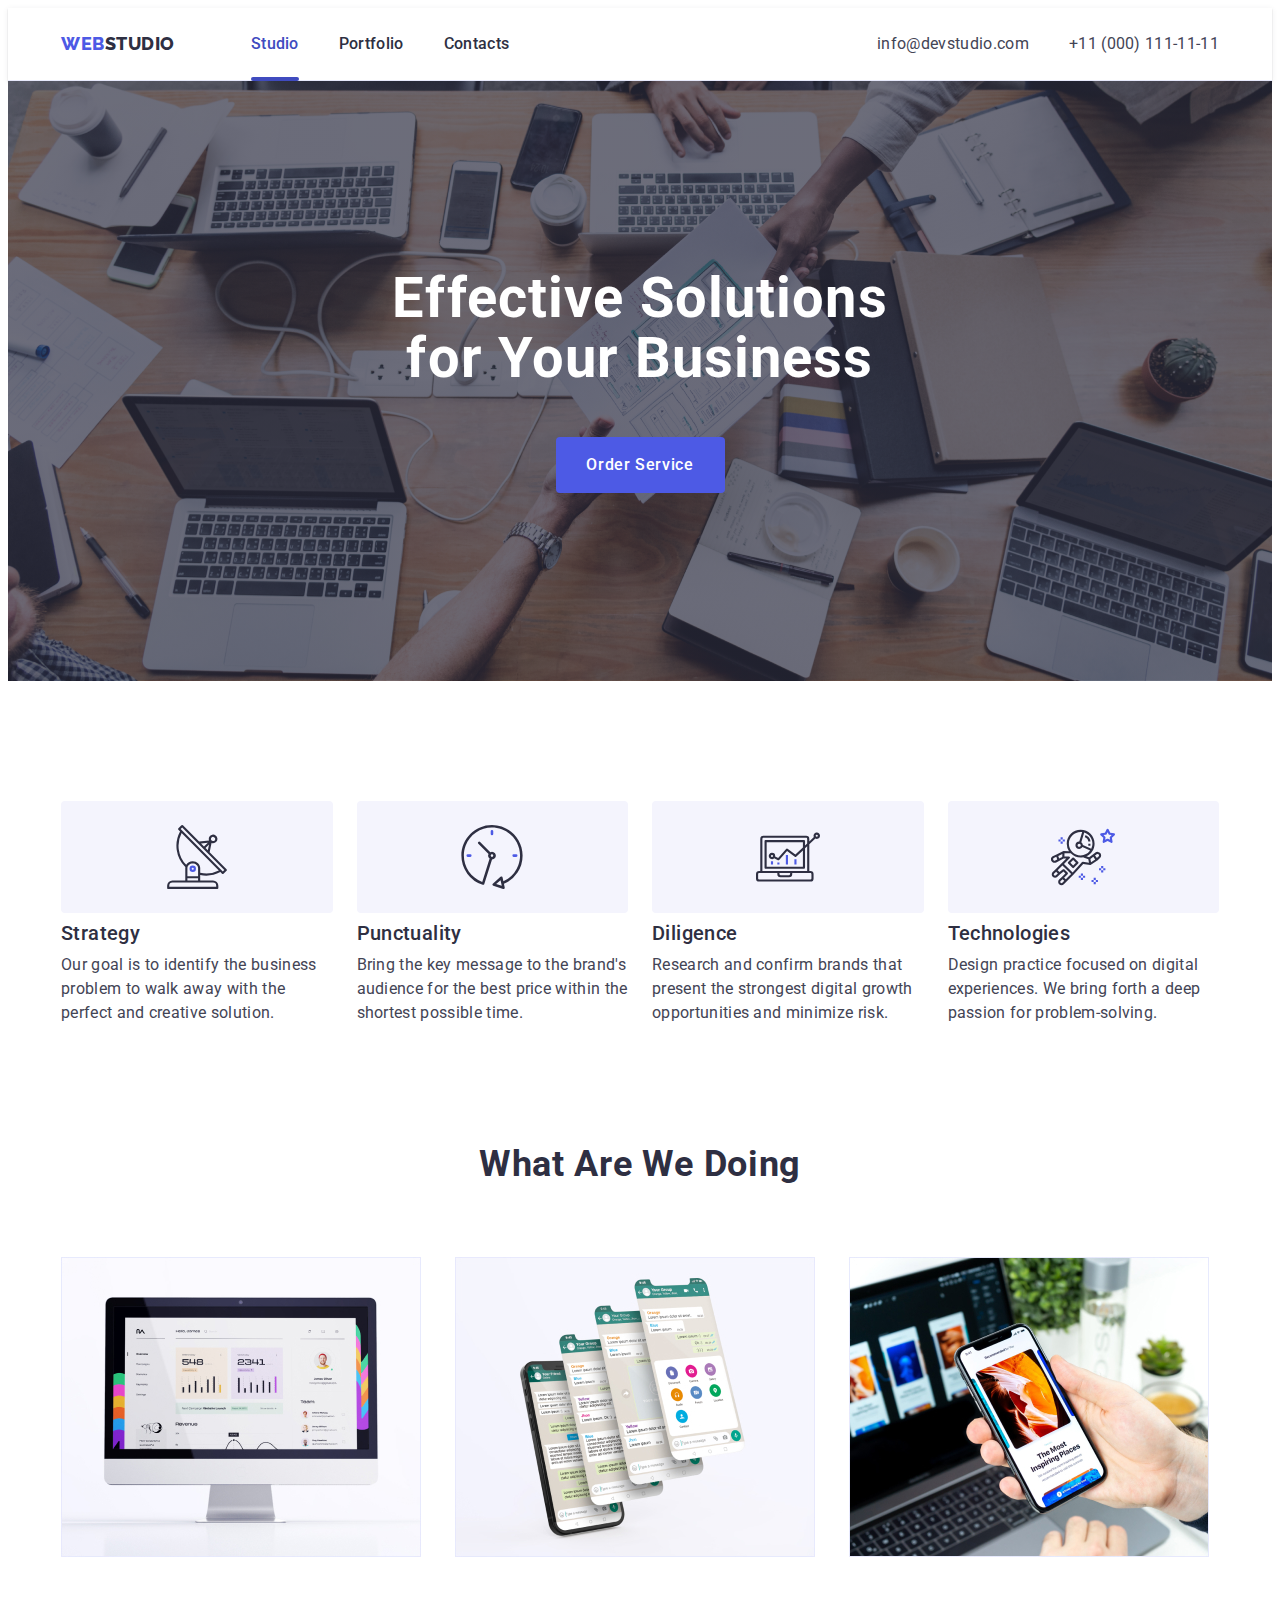
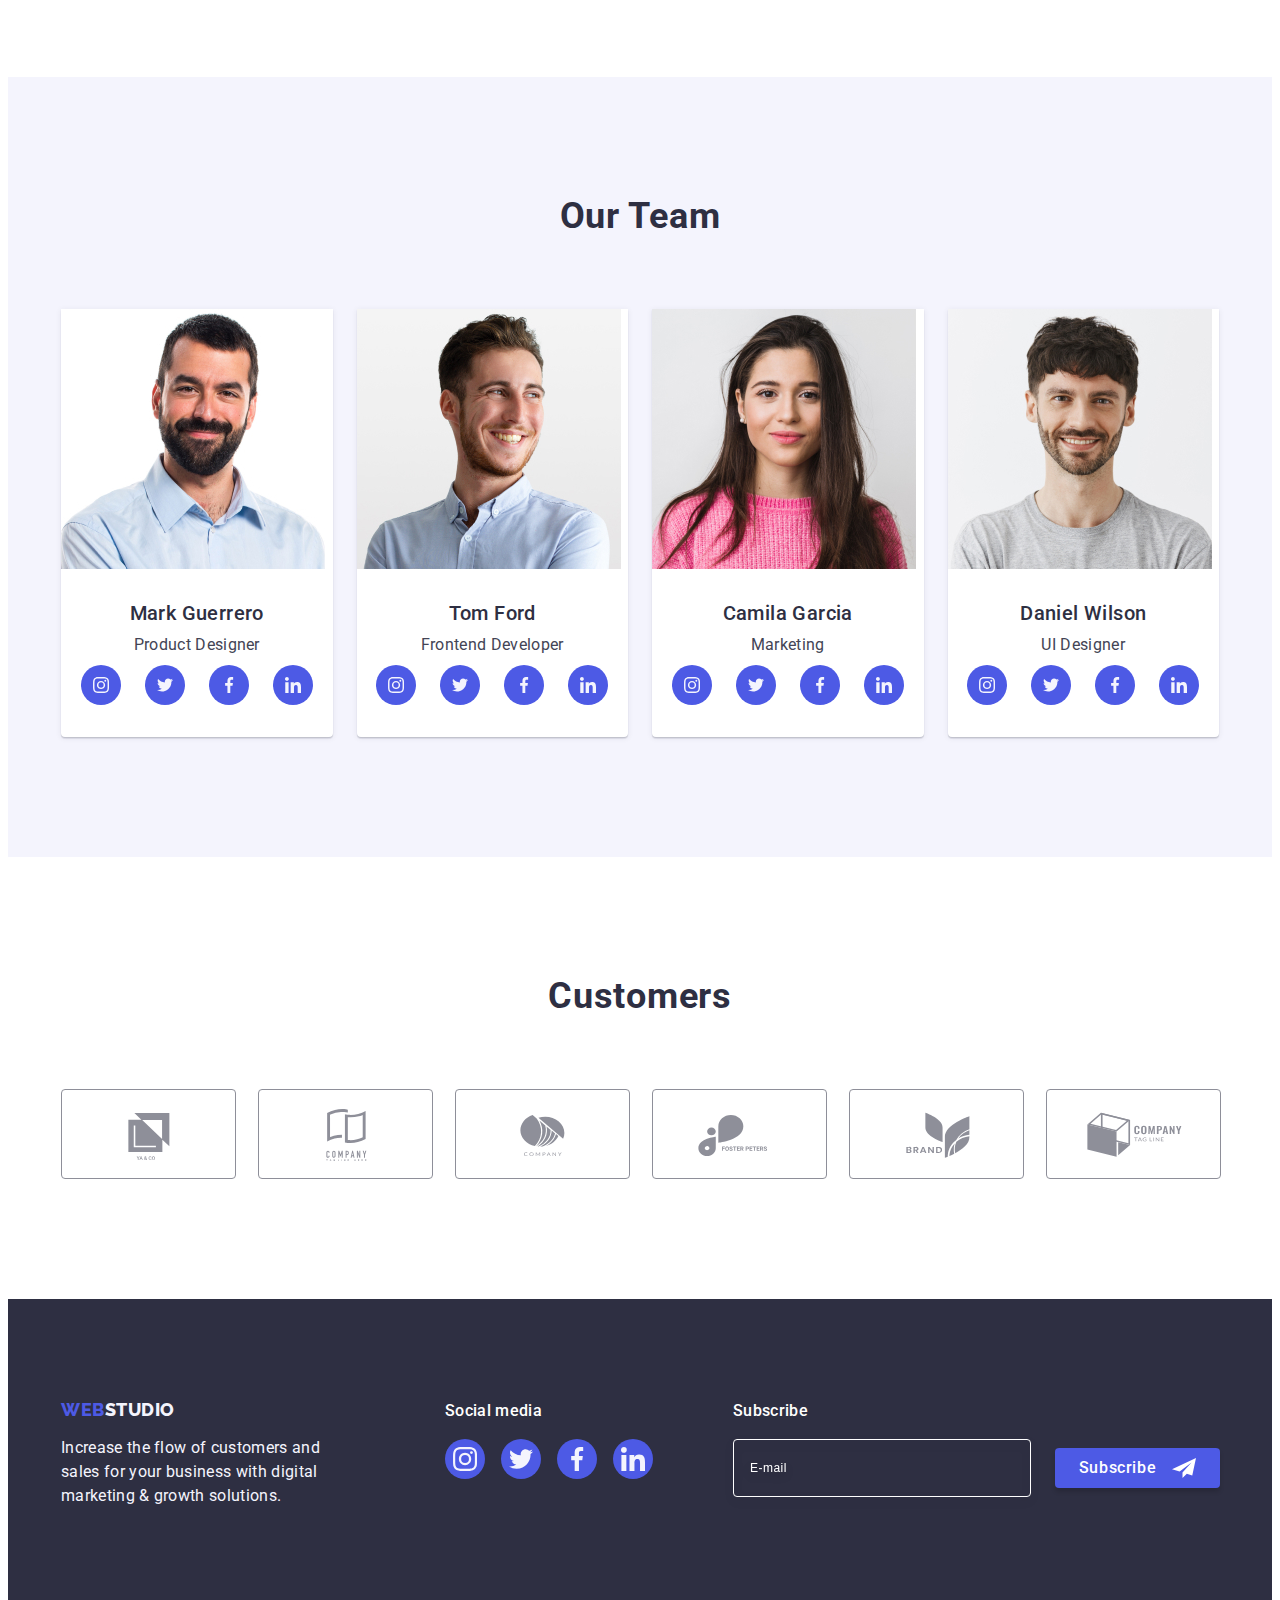
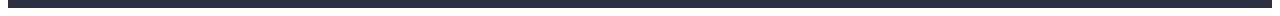
<file: index.html>
<!DOCTYPE html>
<html lang="en">
<head>
    <meta charset="UTF-8">
    <meta http-equiv="X-UA-Compatible" content="IE=edge">
    <meta name="viewport" content="width=device-width, initial-scale=1.0">
    <title>WebStudio</title>
    <link rel="stylesheet" href="https://cdnjs.cloudflare.com/ajax/libs/modern-normalize/2.0.0/modern-normalize.min.css" integrity="sha512-4xo8blKMVCiXpTaLzQSLSw3KFOVPWhm/TRtuPVc4WG6kUgjH6J03IBuG7JZPkcWMxJ5huwaBpOpnwYElP/m6wg==" crossorigin="anonymous" referrerpolicy="no-referrer" />
    <link rel="stylesheet" href="./css/styles.css">
    <link rel="preconnect" href="https://fonts.googleapis.com">
    <link rel="preconnect" href="https://fonts.gstatic.com" crossorigin>
    <link href="https://fonts.googleapis.com/css2?family=Raleway:wght@800&family=Roboto:wght@400;500;700;900&display=swap" rel="stylesheet">
</head>
<body>
    
    <header class="header">
        <div class="container header-container">
            <nav class="header-nav nav-container">
                <a href="./index.html" class="header-logo  link">Web<span class="logo-color">Studio</span></a>
                <ul class="header-list list">
                    <li class="header-item"><a href="./index.html" class="header-link link current">Studio</a></li>
                    <li class="header-item"><a href="./portfolio.html" class="header-link link">Portfolio</a></li>
                    <li class="header-item"><a href="" class="header-link link">Contacts</a></li>
                </ul>
            </nav>

            <address class="header-address">
            <ul class="header-address-list list">
                <li><a href="mailto:info@devstudio.com" class="header-address-item  link">info@devstudio.com</a></li>
                <li><a href="tel:+110001111111"  class="header-address-item  link">+11 (000) 111-11-11</a></li>
            </ul>
            </address>
        </div>
    </header>

    <main>

        <section class="hero">
            <div class="container">
                <h1 class="hero-title">Effective Solutions for Your Business</h1>
                <button type="button" class="hero-btn" data-modal-open>Order Service</button>
            </div>
        </section>

        <section class="advantages">
            <div class="container">
                <h2 class="visually-hidden">h2 hidden</h2>
                <ul class="advantages-list list">
                    <li class="advantages-item">
                     <div class="advantages-box">
                        <svg class="advantages-icon" width="64" height="64">
                            <use href="./images/icons.svg#icon-antenna"></use>
                        </svg>
                     </div>
                     <h3 class="advantages-title">Strategy</h3>
                     <p class="advantages-description">Our goal is to identify the business problem to walk away with the perfect and creative solution.</p>
                    </li>
                    <li class="advantages-item">
                     <div class="advantages-box">
                        <svg class="advantages-icon" width="64" height="64">
                            <use href="./images/icons.svg#icon-clock"></use>
                        </svg>
                     </div>
                     <h3 class="advantages-title">Punctuality</h3>
                     <p class="advantages-description">Bring the key message to the brand's audience for the best price within the shortest possible time.</p>
                    </li>
                    <li class="advantages-item">
                     <div class="advantages-box">
                        <svg class="advantages-icon" width="64" height="64">
                            <use href="./images/icons.svg#icon-diagram"></use>
                        </svg>
                     </div>
                     <h3 class="advantages-title">Diligence</h3>
                     <p class="advantages-description">Research and confirm brands that present the strongest digital growth opportunities and minimize risk.</p>
                    </li>
                    <li class="advantages-item">
                     <div class="advantages-box">
                        <svg class="advantages-icon" width="64" height="64">
                            <use href="./images/icons.svg#icon-astronaut"></use>
                        </svg>
                     </div>
                     <h3 class="advantages-title">Technologies</h3>
                     <p class="advantages-description">Design practice focused on digital experiences. We bring forth a deep passion for problem-solving.</p>
                    </li>
                </ul>
            </div>
        </section>

        <section class="projects">
            <div class="container">
                <h2 class="projects-title">What are we doing</h2>
                <ul class="projects-list list">
                <li class="projects-item"><img src="./images/img-2.jpg" alt="Our project 1" width="360" height="300"></li>
                <li class="projects-item"><img src="./images/img-1.jpg" alt="Our project 2" width="360" height="300"></li>
                <li class="projects-item"><img src="./images/img-3.jpg" alt="Our project 3" width="360" height="300"></li>
                </ul>
            </div>
        </section>

        <section class="team">
            <div class="container">
                <h2 class="team-title">Our Team</h2>
                <ul class="team-list list">
                <li class="team-item">
                     <img src="./images/img-person-1.jpg" alt="person 1" width="264" height="260">
                     <div class="team-content">
                        <h3 class="team-name">Mark Guerrero</h3>
                        <p class="team-position">Product Designer</p> 
                            <ul class="team-social-list list">
                                <li class="team-social-item">
                                    <a href="#" class="team-link link" target="_blank">
                                        <svg class="team-icon" width="16" height="16">        
                                            <use href="./images/icons.svg#icon-instagram"></use>
                                        </svg>
                                    </a>
                                </li>
                                <li class="team-social-item">
                                    <a href="#" class="team-link link" target="_blank">
                                        <svg class="team-icon" width="16" height="16">
                                            <use href="./images/icons.svg#icon-twitter"></use>
                                        </svg>
                                    </a>
                                </li>
                                <li class="team-social-item">
                                    <a href="#" class="team-link link" target="_blank">
                                        <svg class="team-icon" width="16" height="16">
                                            <use href="./images/icons.svg#icon-facebook"></use>
                                        </svg>
                                    </a>
                                </li>
                                <li class="team-social-item">
                                    <a href="#" class="team-link link" target="_blank">
                                        <svg class="team-icon" width="16" height="16">
                                            <use href="./images/icons.svg#icon-linkedin"></use>
                                        </svg>
                                    </a>
                                </li>
                            </ul>
                     </div>  
                </li>
                <li class="team-item">
                     <img src="./images/img-person-2.jpg" alt="person 2" width="264" height="260">
                     <div class="team-content">
                        <h3 class="team-name">Tom Ford</h3>
                        <p class="team-position">Frontend Developer</p>
                            <ul class="team-social-list list">
                                <li class="team-social-item">
                                    <a href="#" class="team-link link" target="_blank">
                                        <svg class="team-icon" width="16" height="16">
                                            <use href="./images/icons.svg#icon-instagram"></use>
                                        </svg>
                                    </a>
                                </li>
                                <li class="team-social-item">
                                    <a href="#" class="team-link link" target="_blank">
                                        <svg class="team-icon" width="16" height="16">
                                            <use href="./images/icons.svg#icon-twitter"></use>
                                        </svg>
                                    </a>
                                </li>
                                <li class="team-social-item">
                                    <a href="#" class="team-link link" target="_blank">
                                        <svg class="team-icon" width="16" height="16">
                                            <use href="./images/icons.svg#icon-facebook"></use>
                                        </svg>
                                    </a>
                                </li>
                                <li class="team-social-item">
                                    <a href="#" class="team-link link" target="_blank">
                                        <svg class="team-icon" width="16" height="16">
                                            <use href="./images/icons.svg#icon-linkedin"></use>
                                        </svg>
                                    </a>
                                </li>
                            </ul>
                     </div>
                </li>
                <li class="team-item">
                     <img src="./images/img-person-3.jpg" alt="person 3" width="264" height="260">
                     <div class="team-content">
                        <h3 class="team-name">Camila Garcia</h3>
                        <p class="team-position">Marketing</p>
                            <ul class="team-social-list list">
                                <li class="team-social-item">
                                    <a href="#" class="team-link link" target="_blank">
                                        <svg class="team-icon" width="16" height="16">
                                            <use href="./images/icons.svg#icon-instagram"></use>
                                        </svg>
                                    </a>
                                </li>
                                <li class="team-social-item">
                                    <a href="#" class="team-link link" target="_blank">
                                        <svg class="team-icon" width="16" height="16">
                                            <use href="./images/icons.svg#icon-twitter"></use>
                                        </svg>
                                    </a>
                                </li>
                                <li class="team-social-item">
                                    <a href="#" class="team-link link" target="_blank">
                                        <svg class="team-icon" width="16" height="16">
                                            <use href="./images/icons.svg#icon-facebook"></use>
                                        </svg>
                                    </a>
                                </li>
                                <li class="team-social-item">
                                    <a href="#" class="team-link link" target="_blank">
                                        <svg class="team-icon" width="16" height="16">
                                            <use href="./images/icons.svg#icon-linkedin"></use>
                                        </svg>
                                    </a>
                                </li>
                            </ul>
                     </div>
                </li>
                <li class="team-item">
                     <img src="./images/img-person-4.jpg" alt="person 4" width="264" height="260">
                     <div class="team-content">
                        <h3 class="team-name">Daniel Wilson</h3>
                        <p class="team-position">UI Designer</p>
                            <ul class="team-social-list list">
                                <li class="team-social-item">
                                    <a href="#" class="team-link link" target="_blank">
                                        <svg class="team-icon" width="16" height="16">
                                            <use href="./images/icons.svg#icon-instagram"></use>
                                        </svg>
                                    </a>
                                </li>
                                <li class="team-social-item">
                                    <a href="#" class="team-link link" target="_blank">
                                        <svg class="team-icon" width="16" height="16">
                                            <use href="./images/icons.svg#icon-twitter"></use>
                                        </svg>
                                    </a>
                                </li>
                                <li class="team-social-item">
                                    <a href="#" class="team-link link" target="_blank">
                                        <svg class="team-icon" width="16" height="16">
                                            <use href="./images/icons.svg#icon-facebook"></use>
                                        </svg>
                                    </a>
                                </li>
                                <li class="team-social-item">
                                    <a href="#" class="team-link link" target="_blank">
                                        <svg class="team-icon" width="16" height="16">
                                            <use href="./images/icons.svg#icon-linkedin"></use>
                                        </svg>
                                    </a>
                                </li>
                            </ul>
                     </div>
                </li>
                </ul>
            </div>
        </section>

        <section class="customers">
            <div class="container">
                <h2 class="customers-title">Customers</h2>
                <ul class="customers-list list">
                    <li class="customers-item">
                            <a href="" class="customers-link link" target="_blank">
                                <svg class="customers-icon" width="104" height="56">
                                    <use href="./images/icons.svg#icon-customers-1"></use>
                                </svg>
                            </a>
                    </li>
                    <li class="customers-item">
                            <a href="" class="customers-link link" target="_blank">
                                <svg class="customers-icon" width="104" height="56">
                                    <use href="./images/icons.svg#icon-customers-2"></use>
                                </svg>
                            </a>
                    </li>
                    <li class="customers-item">
                            <a href="" class="customers-link link" target="_blank">
                                <svg class="customers-icon" width="104" height="56">
                                    <use href="./images/icons.svg#icon-customers-3"></use>
                                </svg>
                            </a>
                    </li>
                    <li class="customers-item">
                            <a href="" class="customers-link link" target="_blank">
                                <svg class="customers-icon" width="104" height="56">
                                    <use href="./images/icons.svg#icon-customers-4"></use>
                                </svg>
                            </a>
                    </li>
                    <li class="customers-item">
                            <a href="" class="customers-link link" target="_blank">
                                <svg class="customers-icon" width="104" height="56">
                                    <use href="./images/icons.svg#icon-customers-5"></use>
                                </svg>
                            </a>
                    </li>
                    <li class="customers-item">
                            <a href="" class="customers-link link" target="_blank">
                                <svg class="customers-icon" width="104" height="56">
                                    <use href="./images/icons.svg#icon-customers-6"></use>
                                </svg>
                            </a>
                    </li>
                </ul>
            </div>
        </section>

    </main>

    <footer class="footer">
        <div class="container footer-container">
    
            <div class="footer-column-1">
                <a href="./index.html" class="footer-logo link">Web<span class="footer-color">Studio</span></a>
                <p class="footer-text">Increase the flow of customers and sales for your business with digital marketing &
                    growth solutions.</p>
            </div>
    
            <div class="footer-column-2">
                <p class="title-col-social">Social media</p>
                <ul class="footer-social-list list">
                    <li class="footer-social-item">
                        <a href="" class="footer-social-link link" target="_blank">
                            <svg class="footer-social-icon" width="24" height="24">
                                <use href="./images/icons.svg#icon-instagram">
                                </use>
                            </svg>
                        </a>
                    </li>
                    <li class="footer-social-item">
                        <a href="" class="footer-social-link link" target=" _blank">
                            <svg class="footer-social-icon" width="24" height="24">
                                <use href="./images/icons.svg#icon-twitter"></use>
                            </svg>
                        </a>
                    </li>
                    <li class="footer-social-item">
                        <a href="" class="footer-social-link link" target=" _blank">
                            <svg class="footer-social-icon" width="24" height="24">
                                <use href="./images/icons.svg#icon-facebook"></use>
                            </svg>
                        </a>
                    </li>
                    <li class="footer-social-item">
                        <a href="" class="footer-social-link link" target=" _blank">
                            <svg class="footer-social-icon" width="24" height="24">
                                <use href="./images/icons.svg#icon-linkedin"></use>
                            </svg>
                        </a>
                    </li>
                </ul>
            </div>

            <div class="footer-column-subscribe">
                <p class="title-col-subscribe">Subscribe</p>
                <form class="form-footer-subscribe">

                    <label class="form-subscribe-email">
                            <input 
                            type="email" 
                            name="email" 
                            class="subscribe-email" 
                            placeholder="E-mail" />
                    </label>

                    <button type="submit" class="popup-subscribe-button">Subscribe <svg class="subscribe-icon" width="24" height="24">
                        <use href="./images/icons.svg#icon-subsciption-icon"></use>
                    </svg></button>

                </form>
            </div>



        </div>
    </footer>

    <div class="popup-container is-hidden" data-modal>
        <div class="popup">
            <button type="button" class="popup-close-btn" data-modal-close>
                <svg class="icon-close-btn" width="8" height="8">
                    <use href="./images/icons.svg#icon-close-icon"></use>
                </svg>
            </button>
                <p class="form-title">Leave your contacts and we will call you back</p>
                <form class="form">

                    <div class="form-box-content">
                        <label class="field-label" for="user-name">Name</label>
                        <div class="form-label-content">
                            <input type="text" name="user-name" class="popup-form-input" required minlength="2" pattern="^[A-Za-zА-Яа-яІіЇї]+$" id="user-name" />
                            <svg class="icon-label" width="18" height="24">
                                <use href="./images/icons.svg#icon-person-black-18dp-1"></use>
                            </svg>
                        </div>
                    </div>

                    <div class="form-box-content">
                        <label class="field-label" for="user-phone">Phone</label>
                        <div class="form-label-content">
                            <input  
                            id="user-phone"
                            type="tel" 
                            name="phone" 
                            class="popup-form-input" 
                            required 
                            pattern="[0-9]{3}-[0-9]{3}-[0-9]{2}-[0-9]{2}"
                            title="xxx-xxx-xx-xx"
                            />
                            <svg class="icon-label" width="18" height="24">
                                <use href="./images/icons.svg#icon-phone-black-18dp-1"></use>
                            </svg>
                        </div>
                    </div>

                    <div class="form-box-content">
                        <label class="field-label" for="user-email">Email</label>
                        <div class="form-label-content">
                            <input 
                            id="user-email"
                            type="email" 
                            name="email" 
                            class="popup-form-input" 
                            required />
                            <svg class="icon-label" width="18" height="24">
                                <use href="./images/icons.svg#icon-email-black-18dp-1"></use>
                            </svg>
                        </div>
                    </div>

                    <div class="form-box-comment">
                        <label class="field-label"  for="user-comment">Comment</label>
                        <textarea 
                            name="user-comment" 
                            rows="5" 
                            class="textarea-form" 
                            placeholder="Text input" 
                            id="user-comment" ></textarea>
                    </div>

                    <div class="form-box-check">
                        <input id="user-privacy" type="checkbox" name="user-privacy" value="true" class="check-policy visually-hidden" /> 
                        <label for="user-privacy" class="form-label-checkbox">
                            <span class="icon-box">
                                <svg class="icon-check-form" width="10" height="8">
                                    <use href="./images/icons.svg#icon-check-form"></use>
                                </svg>
                            </span>
                            I accept the terms and conditions of the&nbsp;<a class="privacy-link link" href=" ">Privacy Policy</a></label>
                    </div>

                        <button type="submit" class="popup-form-button">Send</button>
                </form>
        </div>
    </div>

    <script src="./js/modal.js"></script>
</body>
</html>
</file>
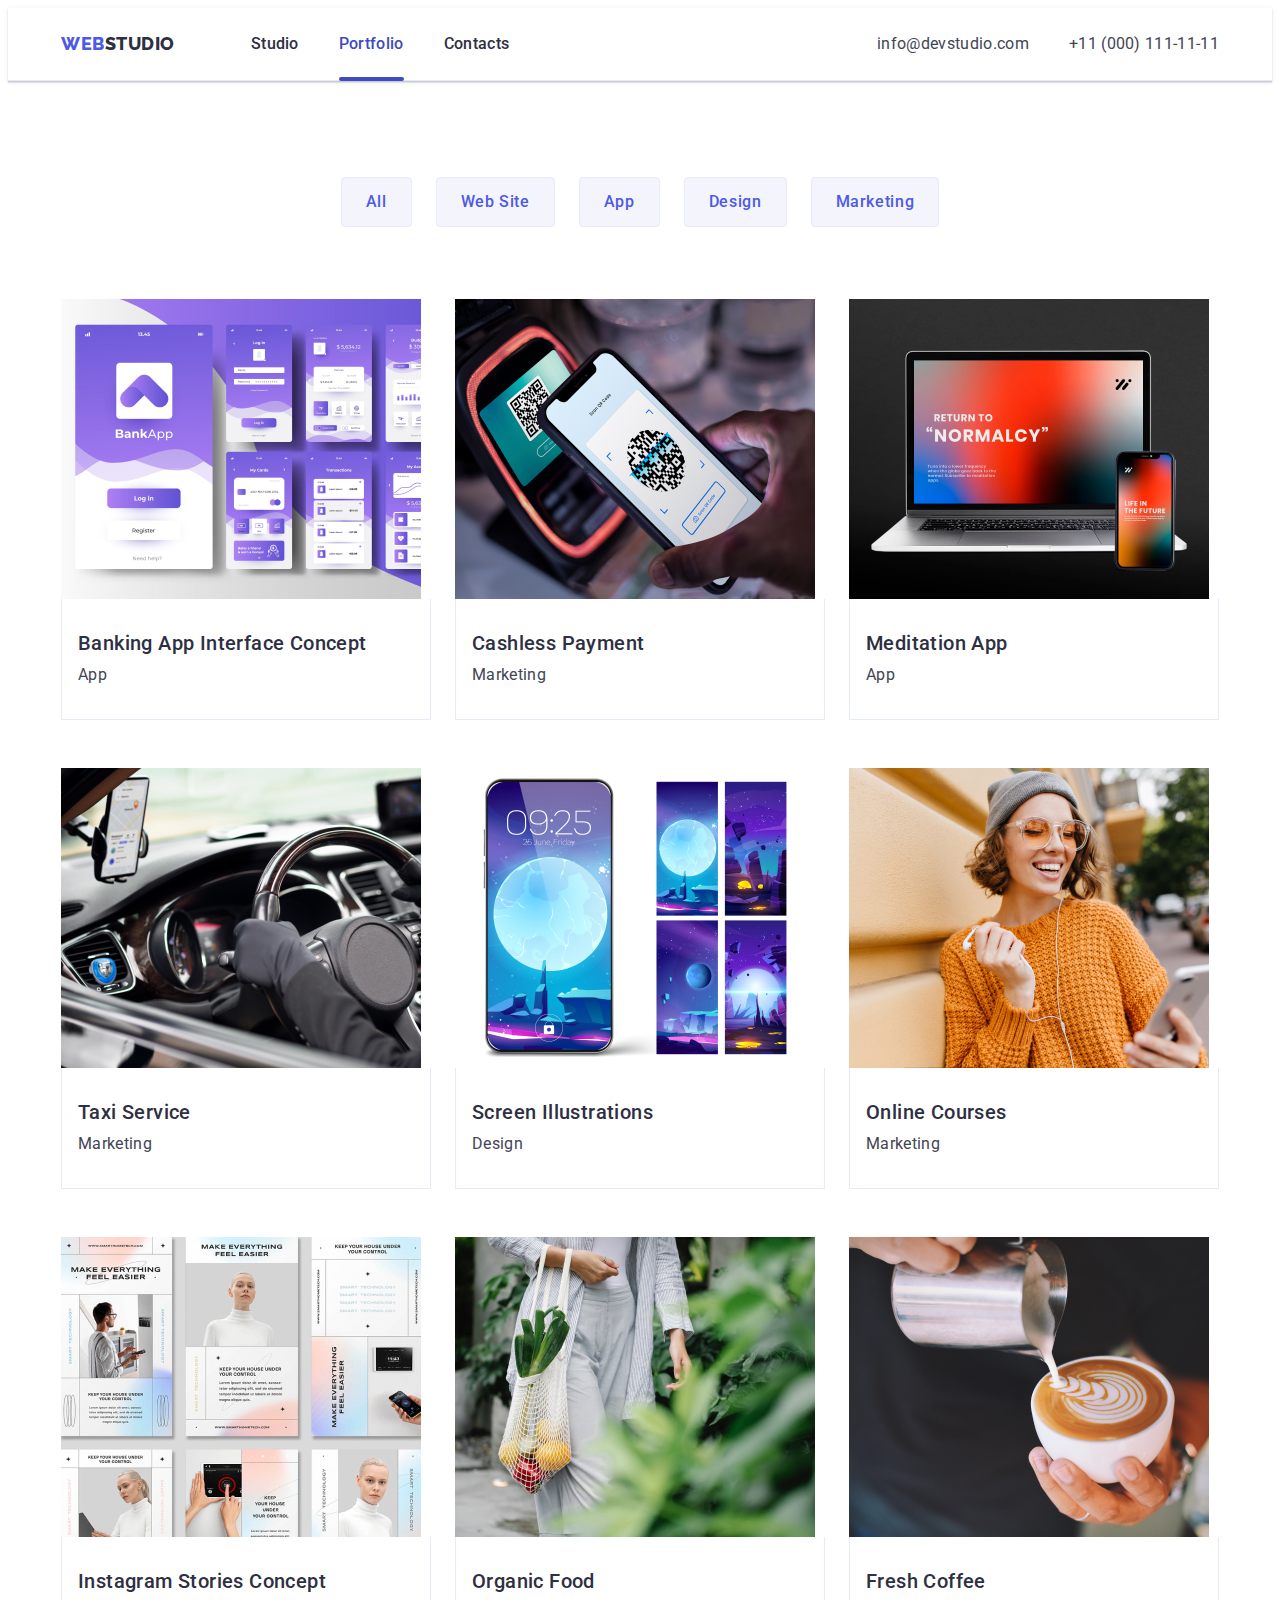
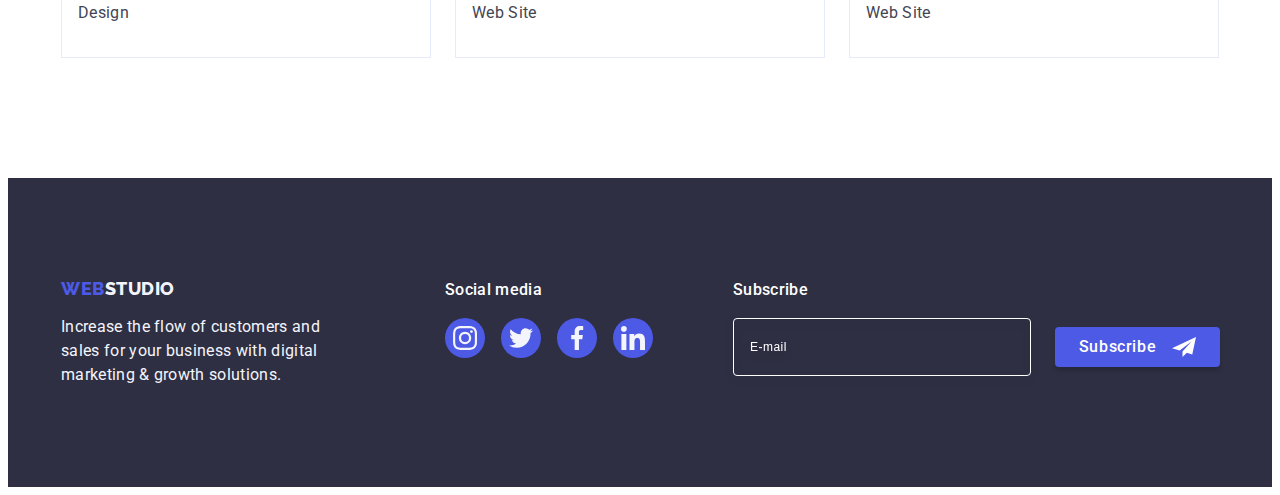
<file: portfolio.html>
<!DOCTYPE html>
<html lang="en">
<head>
    <meta charset="UTF-8">
    <meta http-equiv="X-UA-Compatible" content="IE=edge">
    <meta name="viewport" content="width=device-width, initial-scale=1.0">
    <title>Portfolio</title>
    <link rel="stylesheet" href="https://cdnjs.cloudflare.com/ajax/libs/modern-normalize/2.0.0/modern-normalize.min.css" integrity="sha512-4xo8blKMVCiXpTaLzQSLSw3KFOVPWhm/TRtuPVc4WG6kUgjH6J03IBuG7JZPkcWMxJ5huwaBpOpnwYElP/m6wg==" crossorigin="anonymous" referrerpolicy="no-referrer" />
    <link rel="stylesheet" href="./css/styles.css">
    <link rel="preconnect" href="https://fonts.googleapis.com">
    <link rel="preconnect" href="https://fonts.gstatic.com" crossorigin>
    <link href="https://fonts.googleapis.com/css2?family=Raleway:wght@800&family=Roboto:wght@400;500;700;900&display=swap" rel="stylesheet">
</head>
<body>
   
    <header class="header">
        <div class="container header-container">
            <nav class="header-nav nav-container">
                <a href="./index.html" class="header-logo  link">Web<span class="logo-color">Studio</span></a>
                <ul class="header-list list">
                    <li class="header-item"><a href="./index.html" class="header-link link">Studio</a></li>
                    <li class="header-item"><a href="./portfolio.html" class="header-link link current">Portfolio</a></li>
                    <li class="header-item"><a href="" class="header-link link">Contacts</a></li>
                </ul>
            </nav>

            <address class="header-address">
            <ul class="header-address-list list">
                <li><a href="mailto:info@devstudio.com" class="header-address-item  link">info@devstudio.com</a></li>
                <li><a href="tel:+110001111111"  class="header-address-item  link">+11 (000) 111-11-11</a></li>
            </ul>
            </address>
        </div>
    </header>

    <main>

        <section class="portfolio">
            <div class="container">
                <h1 hidden class="filter-title">h1 hidden</h1>
                <ul class="filter-list list">
                    <li class="filter-item"><button type="button" class="filter-link">All</button></li>
                    <li class="filter-item"><button type="button" class="filter-link">Web Site</button></li>
                    <li class="filter-item"><button type="button" class="filter-link">App</button></li>
                    <li class="filter-item"><button type="button" class="filter-link">Design</button></li>
                    <li class="filter-item"><button type="button" class="filter-link">Marketing</button></li>
                </ul>

                <ul class="portfolio-list list">
                <li class="portfolio-item">
                    <a href="" class="link portfolio-link">
                        <div class="portfolio-overlay">
                            <img src="./images/project-1.jpg" alt="Project 1" width="360" height="300" class="portfolio-image">
                            <p class="portfolio-overlay-text">14 Stylish and User-Friendly App Design Concepts · Task Manager App · Calorie Tracker App · Exotic Fruit Ecommerce App · Cloud Storage App</p>
                        </div>
                        <div class="portfolio-content">
                            <h2 class="portfolio-title">Banking App Interface Concept</h2>
                            <p class="portfolio-subtitle">App</p>
                        </div>
                    </a>
                </li>
                <li class="portfolio-item">
                    <a href="" class="link portfolio-link">
                        <div class="portfolio-overlay">
                            <img src="./images/project-2.jpg" alt="Project 2" width="360" height="300">
                            <p class="portfolio-overlay-text">14 Stylish and User-Friendly App Design Concepts · Task Manager App · Calorie Tracker App · Exotic Fruit Ecommerce App · Cloud Storage App</p>
                        </div>
                        <div class="portfolio-content">
                            <h2 class="portfolio-title">Cashless Payment</h2>
                            <p class="portfolio-subtitle">Marketing</p>
                        </div>
                        
                    </a>
                </li>
                <li class="portfolio-item">
                    <a href="" class="link portfolio-link">
                        <div class="portfolio-overlay">
                            <img src="./images/project-3.jpg" alt="Project 3" width="360" height="300">
                            <p class="portfolio-overlay-text">14 Stylish and User-Friendly App Design Concepts · Task Manager App · Calorie Tracker App · Exotic Fruit Ecommerce App · Cloud Storage App</p>
                        </div>
                        <div class="portfolio-content">
                            <h2 class="portfolio-title">Meditation App</h2>
                            <p class="portfolio-subtitle">App</p>
                        </div>
                    </a>
                </li>
                <li class="portfolio-item">
                    <a href="" class="link portfolio-link">
                        <div class="portfolio-overlay">
                            <img src="./images/project-4.jpg" alt="Project 4" width="360" height="300">
                            <p class="portfolio-overlay-text">14 Stylish and User-Friendly App Design Concepts · Task Manager App · Calorie Tracker App · Exotic Fruit Ecommerce App · Cloud Storage App</p>
                        </div>
                        <div class="portfolio-content">
                            <h2 class="portfolio-title">Taxi Service</h2>
                            <p class="portfolio-subtitle">Marketing</p>
                        </div>
                    </a>
                </li>
                <li class="portfolio-item">
                    <a href="" class="link portfolio-link">
                        <div class="portfolio-overlay">
                            <img src="./images/project-5.jpg" alt="Project 5" width="360" height="300">
                            <p class="portfolio-overlay-text">14 Stylish and User-Friendly App Design Concepts · Task Manager App · Calorie Tracker App · Exotic Fruit Ecommerce App · Cloud Storage App</p>
                        </div>
                        <div class="portfolio-content">
                            <h2 class="portfolio-title">Screen Illustrations</h2>
                            <p class="portfolio-subtitle">Design</p>
                        </div>
                    </a>
                </li>
                <li class="portfolio-item">
                    <a href="" class="portfolio-link link">
                        <div class="portfolio-overlay">
                            <img src="./images/project-6.jpg" alt="Project 6" width="360" height="300">
                            <p class="portfolio-overlay-text">14 Stylish and User-Friendly App Design Concepts · Task Manager App · Calorie Tracker App · Exotic Fruit Ecommerce App · Cloud Storage App</p>
                        </div>
                        <div class="portfolio-content">
                            <h2 class="portfolio-title">Online Courses</h2>
                            <p class="portfolio-subtitle">Marketing</p>
                        </div>
                    </a>
                </li>
                <li class="portfolio-item">
                    <a href="" class="link portfolio-link">
                        <div class="portfolio-overlay">
                            <img src="./images/project-7.jpg" alt="Project 7" width="360" height="300">
                            <p class="portfolio-overlay-text">14 Stylish and User-Friendly App Design Concepts · Task Manager App · Calorie Tracker App · Exotic Fruit Ecommerce App · Cloud Storage App</p>
                        </div>
                        <div class="portfolio-content">
                            <h2 class="portfolio-title">Instagram Stories Concept</h2>
                            <p class="portfolio-subtitle">Design</p>
                        </div>
                    </a>
                </li>
                <li class="portfolio-item">
                    <a href="" class="link portfolio-link">
                        <div class="portfolio-overlay">
                            <img src="./images/project-8.jpg" alt="Project 8" width="360" height="300">
                            <p class="portfolio-overlay-text">14 Stylish and User-Friendly App Design Concepts · Task Manager App · Calorie Tracker App · Exotic Fruit Ecommerce App · Cloud Storage App</p>
                        </div>
                        <div class="portfolio-content">
                            <h2 class="portfolio-title">Organic Food</h2>
                            <p class="portfolio-subtitle">Web Site</p>
                        </div>
                    </a>
                </li>
                <li class="portfolio-item">
                    <a href="" class="link portfolio-link">
                        <div class="portfolio-overlay">
                            <img src="./images/project-9.jpg" alt="Project 9" width="360" height="300">
                            <p class="portfolio-overlay-text">14 Stylish and User-Friendly App Design Concepts · Task Manager App · Calorie Tracker App · Exotic Fruit Ecommerce App · Cloud Storage App</p>
                        </div>
                        <div class="portfolio-content">
                            <h2 class="portfolio-title">Fresh Coffee</h2>
                            <p class="portfolio-subtitle">Web Site</p>
                        </div>
                    </a>
                </li>
                </ul>
            </div>
        </section>

    </main>


    <footer class="footer">
        <div class="container footer-container">
    
            <div class="footer-column-1">
                <a href="./index.html" class="footer-logo link">Web<span class="footer-color">Studio</span></a>
                <p class="footer-text">Increase the flow of customers and sales for your business with digital marketing &
                    growth solutions.</p>
            </div>
    
            <div class="footer-column-2">
                <p class="title-col-social">Social media</p>
                <ul class="footer-social-list list">
                    <li class="footer-social-item">
                        <a href="" class="footer-social-link link" target="_blank">
                            <svg class="footer-social-icon" width="24" height="24">
                                <use href="./images/icons.svg#icon-instagram">
                                </use>
                            </svg>
                        </a>
                    </li>
                    <li class="footer-social-item">
                        <a href="" class="footer-social-link link" target=" _blank">
                            <svg class="footer-social-icon" width="24" height="24">
                                <use href="./images/icons.svg#icon-twitter"></use>
                            </svg>
                        </a>
                    </li>
                    <li class="footer-social-item">
                        <a href="" class="footer-social-link link" target=" _blank">
                            <svg class="footer-social-icon" width="24" height="24">
                                <use href="./images/icons.svg#icon-facebook"></use>
                            </svg>
                        </a>
                    </li>
                    <li class="footer-social-item">
                        <a href="" class="footer-social-link link" target=" _blank">
                            <svg class="footer-social-icon" width="24" height="24">
                                <use href="./images/icons.svg#icon-linkedin"></use>
                            </svg>
                        </a>
                    </li>
                </ul>
            </div>

            <div class="footer-column-subscribe">
                <p class="title-col-subscribe">Subscribe</p>
                <form class="form-footer-subscribe">

                    <label class="form-subscribe-email">
                            <input 
                            type="email" 
                            name="email" 
                            class="subscribe-email" 
                            placeholder="E-mail" />
                    </label>

                    <button type="submit" class="popup-subscribe-button">Subscribe <svg class="subscribe-icon" width="24" height="24">
                        <use href="./images/icons.svg#icon-subsciption-icon"></use>
                    </svg></button>

                </form>
            </div>

        </div>
    </footer>

</body>
</html>
</file>
<file: css/styles.css>
:root {
    --navy-blue: #2E2F42;
    --slate: #434455;
    --cloud: #F4F4FD;
    --white: #ffffff;
    --iris: #4D5AE5;
    --ocean: #404BBF;
}

body {
    font-family: 'Roboto', sans-serif;
    background: #ffffff;
    color: var(--slate);
}

p,
h1,
h2,
h3,
h4,
h5,
h6 {
    margin: 0;
}

ul,
ol {
    margin: 0;
    padding: 0;
}

img {
    display: block;
}

.container {
    width: 1158px;
    padding-left: 15px;
    padding-right: 15px;
    margin: 0 auto;
}

.list {
    list-style: none;
    margin: 0;
    padding: 0;
}

.link {
    text-decoration: none;
    font-style: normal;
}

/* HEADER */

.header {
    border-bottom: 1px solid #E7E9FC;
    box-shadow: 0px 2px 1px rgba(46, 47, 66, 0.08), 0px 1px 1px rgba(46, 47, 66, 0.16), 0px 1px 6px rgba(46, 47, 66, 0.08);
}

.header-address {
    font-style: normal;
    margin-left: auto;
}


.header-link {
    display: block;
    position: relative;
    font-style: normal;
    font-weight: 500;
    font-size: 16px;
    line-height: 1.5;
    letter-spacing: 0.02em;
    color: var(--navy-blue);
    padding: 24px 0;
    transition-property: color;
    transition-duration: 250ms;
    transition-timing-function: cubic-bezier(0.4, 0, 0.2, 1);
    transition-delay: 0s;
}

.header-link:hover::after,
.header-link:focus::after,
.header-link.current::after {
    content: '';
    position: absolute;
    left: 0;
    bottom: -1px;

    height: 4px;
    width: 100%;
    background: var(--ocean);
    border-radius: 2px;
}

.logo-color {
    color: var(--navy-blue);
}

.header-link:hover,
.header-link:focus,
.header-link.current {
    color: var(--ocean);
}

.header-address-list {
    display: flex;
    gap: 40px;
}

.header-list {
    display: flex;
    gap: 40px;
}

.header-item {
    position: relative;
}

.header-container {
    display: flex;
}

.nav-container {
    display: flex;
    align-items: center;
}


.header-address-item {
    display: block;
    font-style: normal;
    font-weight: 400;
    font-size: 16px;
    line-height: 1.5;
    letter-spacing: 0.02em;
    color: var(--slate);
    padding-top: 24px;
    padding-bottom: 24px;
    transition-property: color;
    transition-duration: 250ms;
    transition-timing-function: cubic-bezier(0.4, 0, 0.2, 1);
    transition-delay: 0s;
}

.header-address-item:hover,
.header-address-item:focus {
    color: var(--ocean);
}


.header-logo {
    display: block;
    font-family: 'Raleway', sans-serif;
    font-style: normal;
    font-weight: 800;
    font-size: 18px;
    line-height: 1.17;
    letter-spacing: 0.03em;
    text-transform: uppercase;
    color: var(--iris);
    margin-right: 76px;
    padding: 24px 0;
}

/* HERO */

.hero {
    max-width: 1440px;
    padding-top: 188px;
    padding-bottom: 188px;
    background-image: linear-gradient(rgba(46, 47, 66, 0.7), rgba(46, 47, 66, 0.7)), url(../images/people-office.jpg);
    background-repeat: no-repeat;
    background-position: center;
    background-size: cover;
}

.hero-title {
    max-width: 496px;
    font-size: 56px;
    line-height: 1.07;
    text-align: center;
    letter-spacing: 0.02em;
    color: var(--white);
    margin-left: auto;
    margin-right: auto;
    margin-bottom: 48px;
}

.hero-btn {
    display: block;
    font-family: inherit;
    font-weight: 500;
    font-size: 16px;
    line-height: 1.5;
    letter-spacing: 0.04em;
    color: var(--white);
    background-color: var(--iris);
    cursor: pointer;
    min-width: 169px;
    height: 56px;
    border: none;
    border-radius: 4px;
    margin: 0 auto;
    transition-property: background-color;
    transition-duration: 250ms;
    transition-timing-function: cubic-bezier(0.4, 0, 0.2, 1);
    transition-delay: 0s;
}

.hero-btn:hover,
.hero-btn:focus {
    color: var(--white);
    background-color: var(--ocean);

}

/* ADVANTAGES */

.advantages-list {
    display: flex;
    gap: 24px;
}

.advantages {
    padding-top: 120px;
    padding-bottom: 120px;
}

.visually-hidden {
    position: absolute;
    width: 1px;
    height: 1px;
    margin: -1px;
    border: 0;
    padding: 0;
    white-space: nowrap;
    clip-path: inset(100%);
    clip: rect(0 0 0 0);
    overflow: hidden;
}

.advantages-title {
    font-weight: 500;
    font-size: 20px;
    line-height: 1.2;
    letter-spacing: 0.02em;
    color: var(--navy-blue);
    margin-bottom: 8px;
}

.advantages-description {
    font-size: 16px;
    line-height: 24px;
    letter-spacing: 0.02em;
    color: var(--slate);
}

.advantages-item {
    width: calc((100% - 72px) / 4)
}

.advantages-box {
    display: flex;
    background-color: var(--cloud);
    min-height: 112px;
    border-radius: 4px;
    margin-bottom: 8px;
    display: flex;
    align-items: center;
    justify-content: center;
}



/* PROJECTS */

.projects {
    padding-bottom: 120px;
}

.projects-list {
    display: flex;
    gap: 24px;
}

.projects-title {
    font-size: 36px;
    line-height: 1.11;
    letter-spacing: 0.02em;
    text-align: center;
    text-transform: capitalize;
    color: var(--navy-blue);
    margin-bottom: 72px;
}

.projects-item {
    width: calc((100% - 48px) / 3)
}

/* TEAM */

.team {
    background-color: var(--cloud);
    padding-bottom: 120px;
    padding-top: 120px;
}

.team-list {
    display: flex;
    gap: 24px;
}

.team-item {
    background-color: var(--white);
    border-radius: 0px 0px 4px 4px;
    width: calc((100% - 72px) / 4);
    box-shadow: 0px 1px 6px rgba(46, 47, 66, 0.08), 0px 1px 1px rgba(46, 47, 66, 0.16), 0px 2px 1px rgba(46, 47, 66, 0.08);
    border-radius: 0px 0px 4px 4px;
}

.team-content {
    padding: 32px 16px;
}

.team-title {
    font-size: 36px;
    line-height: 1.11;
    letter-spacing: 0.02em;
    text-align: center;
    text-transform: capitalize;
    color: var(--navy-blue);
    margin-bottom: 72px;
}

.team-name {
    font-weight: 500;
    font-size: 20px;
    line-height: 1.2;
    letter-spacing: 0.02em;
    color: var(--navy-blue);
    margin-bottom: 8px;
    text-align: center;
}

.team-position {
    font-size: 16px;
    line-height: 1.5;
    letter-spacing: 0.02em;
    color: var(--slate);
    text-align: center;
}

.team-social-list {
    margin-top: 8px;
}


.team-social-item {
    width: 40px;
    height: 40px;
}

.team-social-list {
    display: flex;
    justify-content: center;
    gap: 24px;
}

.team-link {
    width: 100%;
    height: 100%;
    background-color: var(--iris);
    border-radius: 50%;
    display: flex;
    align-items: center;
    justify-content: center;
    transition-property: background-color;
    transition-duration: 250ms;
    transition-timing-function: cubic-bezier(0.4, 0, 0.2, 1);
    transition-delay: 0s;
}

.team-link:hover,
.team-link:focus {
    background-color: var(--ocean);
}

.team-icon {
    fill: #f4f4fd;
}



/* FOOTER */

.footer-container {
    display: flex;
    align-items: baseline;
}

.footer-column-1 {
    max-width: 264px;
    margin-right: 120px;
}

.footer-column-2 {
    max-width: 208px;
}

.footer-column-subscribe {
    max-width: 453px;
    margin-left: 80px;
}

.footer-social-list {
    display: flex;
    justify-content: center;
    gap: 16px;
}

.footer-social-item {
    width: 40px;
    height: 40px;
}

.footer-social-icon {
    fill: #f4f4fd;
}

.footer-social-link {
    width: 100%;
    height: 100%;
    background-color: var(--iris);
    border-radius: 50%;
    display: flex;
    align-items: center;
    justify-content: center;
    transition-property: background-color;
    transition-duration: 250ms;
    transition-timing-function: cubic-bezier(0.4, 0, 0.2, 1);
    transition-delay: 0s;
}

.footer-social-link:hover,
.footer-social-link:focus {
    background-color: #31D0AA;
}


.footer {
    background-color: var(--navy-blue);
    padding-top: 100px;
    padding-bottom: 100px;
}

.footer-logo {
    display: inline-block;
    font-family: 'Raleway', sans-serif;
    font-style: normal;
    font-weight: 800;
    font-size: 18px;
    line-height: 1.17;
    letter-spacing: 0.03em;
    text-transform: uppercase;
    color: var(--iris);
    margin-bottom: 16px
}

.footer-color {
    color: var(--cloud);
}

.title-col-social {
    font-weight: 500;
    font-size: 16px;
    line-height: 1.5;
    letter-spacing: 0.02em;
    color: var(--white);
    margin-bottom: 16px;
}

.footer-text {
    font-size: 16px;
    line-height: 1.5;
    letter-spacing: 0.02em;
    color: var(--cloud);
}

/* PORTFOLIO */

.portfolio {
    padding-top: 96px;
    padding-bottom: 120px;
}

.filter-link {
    font-family: "Roboto", sans-serif;
    font-style: normal;
    font-weight: 500;
    font-size: 16px;
    line-height: 1.5;
    letter-spacing: 0.04em;
    color: var(--iris);
    background-color: var(--cloud);
    cursor: pointer;
    padding: 12px 24px;
    border: 1px solid #E7E9FC;
    border-radius: 4px;
    transition-property: color, background-color, border-color, box-shadow;
    transition-duration: 250ms;
    transition-timing-function: cubic-bezier(0.4, 0, 0.2, 1);
    transition-delay: 0s;
}

.portfolio-link {
    display: block;
    position: relative;
    transition-property: box-shadow;
    transition-duration: 250ms;
    transition-timing-function: cubic-bezier(0.4, 0, 0.2, 1);
    transition-delay: 0s;

}

.portfolio-link:hover,
.portfolio-link:focus {
    box-shadow: 0px 1px 6px rgba(46, 47, 66, 0.08), 0px 1px 1px rgba(46, 47, 66, 0.16), 0px 2px 1px rgba(46, 47, 66, 0.08);
}


.filter-link:hover,
.filter-link:focus {
    color: var(--white);
    background-color: var(--ocean);
    border: 1px solid transparent;
    box-shadow: 0px 3px 1px rgba(0, 0, 0, 0.1), 0px 2px 1px rgba(0, 0, 0, 0.08), 0px 2px 2px rgba(0, 0, 0, 0.12);
}

.portfolio-title {
    font-weight: 500;
    font-size: 20px;
    line-height: 1.2;
    letter-spacing: 0.02em;
    color: var(--navy-blue);
    margin-bottom: 8px
}

.portfolio-subtitle {
    font-size: 16px;
    line-height: 1.5;
    letter-spacing: 0.02em;
    color: var(--slate);
}

.filter-list {
    display: flex;
    justify-content: center;
    gap: 24px;
    margin-bottom: 72px;
}

.portfolio-item {
    background: var(--white);
    width: calc((100% - 48px) / 3);
}

.portfolio-link:hover .portfolio-overlay-text,
.portfolio-link:focus .portfolio-overlay-text {
    transform: translate(0, 0);
}

.portfolio-list {
    display: flex;
    column-gap: 24px;
    row-gap: 48px;
    flex-wrap: wrap;
}

.portfolio-content {
    padding: 32px 16px;
    border: 1px solid #e7e9fc;
    border-top: none;
}

.portfolio-content:hover {
    border: 1px solid #f4f4f9;
    border-top: none;
    box-shadow: 0px 1px 6px rgba(46, 47, 66, 0.08), 0px 1px 1px rgba(46, 47, 66, 0.16), 0px 2px 1px rgba(46, 47, 66, 0.08);
}

.portfolio-overlay-text {
    position: absolute;
    top: 0;
    left: 0;
    width: 100%;
    height: 100%;
    font-size: 16px;
    line-height: 1.5;
    letter-spacing: 0.02em;
    color: var(--cloud);
    padding: 40px 32px;
    overflow: auto;
    background-color: var(--iris);
    transform: translate(0, 100%);
    transition: transform 250ms cubic-bezier(0.4, 0, 0.2, 1);
}

.portfolio-overlay {
    position: relative;
    overflow: hidden;
}

/* Customers */

.customers {
    padding-top: 120px;
    padding-bottom: 120px;
}

.customers-title {
    font-size: 36px;
    line-height: 1.11;
    letter-spacing: 0.02em;
    text-align: center;
    text-transform: capitalize;
    color: var(--navy-blue);
    margin-bottom: 72px;
}

.customers-list {
    display: flex;
    gap: 24px;
}

.customers-item {
    width: calc((100% - 120px) / 6);
}

.customers-link {
    width: 100%;
    height: 88px;
    border: 1px solid #8E8F99;
    border-radius: 4px;
    display: flex;
    align-items: center;
    justify-content: center;
    color: #8E8F99;
    transition-property: color, border-color;
    transition-duration: 250ms;
    transition-timing-function: cubic-bezier(0.4, 0, 0.2, 1);
    transition-delay: 0s;
}

.customers-link:hover,
.customers-link:focus {
    border-color: var(--ocean);
    color: var(--ocean)
}

.customers-icon {
    fill: currentColor;
}


/* POPUP */

.popup-container {
    position: fixed;
    top: 0;
    left: 0;
    z-index: 100;
    width: 100%;
    height: 100%;
    background-color: rgba(46, 47, 66, 0.4);
    transition: opacity 250ms cubic-bezier(0.4, 0, 0.2, 1), visibility 250ms cubic-bezier(0.4, 0, 0.2, 1);
}

.popup {
    position: absolute;
    top: 50%;
    left: 50%;
    transform: translate(-50%, -50%);
    width: 408px;
    min-height: 584px;
    padding: 72px 24px 24px 24px;
    background-color: #FCFCFC;
    box-shadow: 0px 1px 1px rgba(0, 0, 0, 0.14), 0px 1px 3px rgba(0, 0, 0, 0.12), 0px 2px 1px rgba(0, 0, 0, 0.2);
    border-radius: 4px;
    transition: transform 250ms cubic-bezier(0.4, 0, 0.2, 1);
}

.icon-close-btn {
    transition-property: fill;
    transition-duration: 250ms;
    transition-timing-function: cubic-bezier(0.4, 0, 0.2, 1);
    transition-delay: 0s;

}

.popup-close-btn {
    position: absolute;
    top: 24px;
    right: 24px;
    display: flex;
    justify-content: center;
    align-items: center;
    width: 24px;
    height: 24px;
    border: 1px solid rgba(0, 0, 0, 0.1);
    border-radius: 50%;
    padding: 0;
    cursor: pointer;
    background-color: #E7E9FC;
    transition: background-color 250ms cubic-bezier(0.4, 0, 0.2, 1), border 250ms cubic-bezier(0.4, 0, 0.2, 1);
}

.popup-close-btn:hover,
.popup-close-btn:focus {
    border: none;
    background-color: var(--ocean);
}

.popup-close-btn:hover .icon-close-btn,
.popup-close-btn:focus .icon-close-btn {
    fill: #ffffff;
}

.popup-container.is-hidden {
    opacity: 0;
    visibility: hidden;
    pointer-events: none;
}


.form {
    display: flex;
    flex-direction: column;
}

.form-box-content {
margin-bottom: 8px;
}

.form-box-comment {
    margin-bottom: 16px;
}

.form-box-check {
    margin-bottom: 24px;
}

.popup-form-input {
    width: 100%;
    height: 40px;
    padding: 8px 16px 8px 38px;
    border: 1px solid rgba(46, 47, 66, 0.4);
    border-radius: 4px;
    background-color: transparent;
    outline: transparent;
    transition: border-color 250ms cubic-bezier(0.4, 0, 0.2, 1);
}

.popup-form-input:focus {
    outline: none;
    border-color: var(--iris);
}

.popup-form-input:focus + .icon-label {
    fill: var(--iris);
}

.field-label {
    display: block;
    font-size: 12px;
    line-height: 1.17;
    letter-spacing: 0.04em;
    color: #8E8F99;
    margin-bottom: 4px;
}

.popup-form-button {
    font-family: "Roboto", sans-serif;
    font-style: normal;
    font-weight: 500;
    font-size: 16px;
    line-height: 1.5;
    display: block;
    align-self: center;
    margin-top: 16px;
    letter-spacing: 0.04em;
    color: #FFFFFF;
    background: #4D5AE5;
    box-shadow: 0px 4px 4px rgba(0, 0, 0, 0.15);
    border-radius: 4px;
    min-width: 169px;
    height: 56px;
    border: none;
    cursor: pointer;
    transition-property: background-color;
    transition-duration: 250ms;
    transition-timing-function: cubic-bezier(0.4, 0, 0.2, 1);
    transition-delay: 0s;
}

.popup-form-button:hover,
.popup-form-button:focus {
    color: var(--white);
    background-color: var(--ocean);
}

.form-title {
    font-style: normal;
    font-weight: 500;
    font-size: 16px;
    line-height: 1.5;
    text-align: center;
    letter-spacing: 0.02em;
    color: var(--navy-blue);
    margin-bottom: 16px;
}

.form-label-content {
    display: block;
    position: relative;
}

.icon-label {
    position: absolute;
    top: 50%;
    left: 16px;
    transform: translate(0, -50%);
    fill:#2E2F42;
    transition: fill 250ms cubic-bezier(0.4, 0, 0.2, 1);
}

.textarea-form {
    width: 100%;
    height: 120px;
    resize: none;
    font-size: 12px;
    line-height: 1.17;
    letter-spacing: 0.04em;
    color: rgba(46, 47, 66, 0.4);
    padding: 8px 16px 8px 16px;
    border: 1px solid rgba(46, 47, 66, 0.4);
    border-radius: 4px;
    background-color: transparent;
    transition: border-color 250ms cubic-bezier(0.4, 0, 0.2, 1);
    outline: transparent;
}

.textarea-form::placeholder {
    font-size: 12px;
    line-height: 1.17;
    color: rgba(46, 47, 66, 0.4);
}

.textarea-form:focus {
    outline: none;
    border-color: var(--iris);
}

.form-label-checkbox {
    /* display: flex; */
    align-items: center;
    font-size: 12px;
    line-height: 1.17;
    letter-spacing: 0.04em;
    color: #8E8F99;
    cursor: pointer;

}

.privacy-link {
    color: var(--iris);
}

/* .form-label-checkbox::before {
    display: block;
    width: 16px;
    height: 16px;
    margin-right: 8px;
    border: 1px solid rgba(46, 47, 66, 0.4);
    border-radius: 2px;
    content: '';
    cursor: pointer;
}

.check-policy:checked + .form-label-checkbox::before {
    background-color: var(--ocean);
    border-color: var(--ocean);
    background-image: url(./images/icon-check.svg);
    background-repeat: no-repeat;
    background-size: 10px;
    background-position: center;
} */

.icon-box {
    display: inline-flex;    justify-content: center;
    align-items: center;
    width: 16px;
    height: 16px;
    border: 1px solid rgba(46, 47, 66, 0.4);
    border-radius: 2px;
    margin-right: 8px;
    fill: transparent;
    transition: background-color 250ms cubic-bezier(0.4, 0, 0.2, 1), border 250ms cubic-bezier(0.4, 0, 0.2, 1), fill 250ms cubic-bezier(0.4, 0, 0.2, 1);
}

.check-policy:checked + .form-label-checkbox span {
    background-color: var(--ocean);
    border: none;    
    fill: var(--cloud);
}
/* .check-policy:focus + .form-label-checkbox::before {
    outline: 2px solid rgba(0, 0, 255, 0.5);
} */


/* /POPUP */

/* SUBSCRIBE */

.title-col-subscribe {
    font-weight: 500;
    font-size: 16px;
    line-height: 1.5;
    letter-spacing: 0.02em;
    color: var(--white);
    margin-bottom: 16px;
}

.form-footer-subscribe {
    display: flex;
    align-items: center;
    gap: 24px;
}

.popup-subscribe-button {
    font-family: "Roboto", sans-serif;
    font-style: normal;
    font-weight: 500;
    font-size: 16px;
    line-height: 1.5;
    display: flex;
    justify-content: center;
    align-items: center;
    align-self: center;
    letter-spacing: 0.04em;
    color: #FFFFFF;
    background: var(--iris);
    box-shadow: 0px 4px 4px rgba(0, 0, 0, 0.15);
    border-radius: 4px;
    min-width: 165px;
    height: 40px;
    border: none;
    cursor: pointer;
    transition-property: background-color;
    transition-duration: 250ms;
    transition-timing-function: cubic-bezier(0.4, 0, 0.2, 1);
    transition-delay: 0s;
}

.popup-subscribe-button:hover,
.popup-subscribe-button:focus {
    color: var(--white);
    background-color: var(--ocean);
}

.subscribe-email {
    width: 264px;
    height: 40px;
    padding: 8px 16px 8px 16px;
    font-size: 12px;
    line-height: 1.5;
    letter-spacing: 0.04em;
    border: 1px solid #ffffff;
    border-radius: 4px;
    background-color: transparent;
    color: var(--white);
    filter: drop-shadow(0px 4px 4px rgba(0, 0, 0, 0.15));
    transition: border-color 250ms cubic-bezier(0.4, 0, 0.2, 1);
    outline: none;
}

.popup-form-input:focus {
    outline: none;
    border-color: var(--iris);
}

.subscribe-email::placeholder {
    font-size: 12px;
    line-height: 2;
    letter-spacing: 0.04em;
    color: var(--white);
}

.subscribe-icon {
    margin-left: 16px;
    fill: var(--white)
}

/* SUBSCRIBE */
</file>
